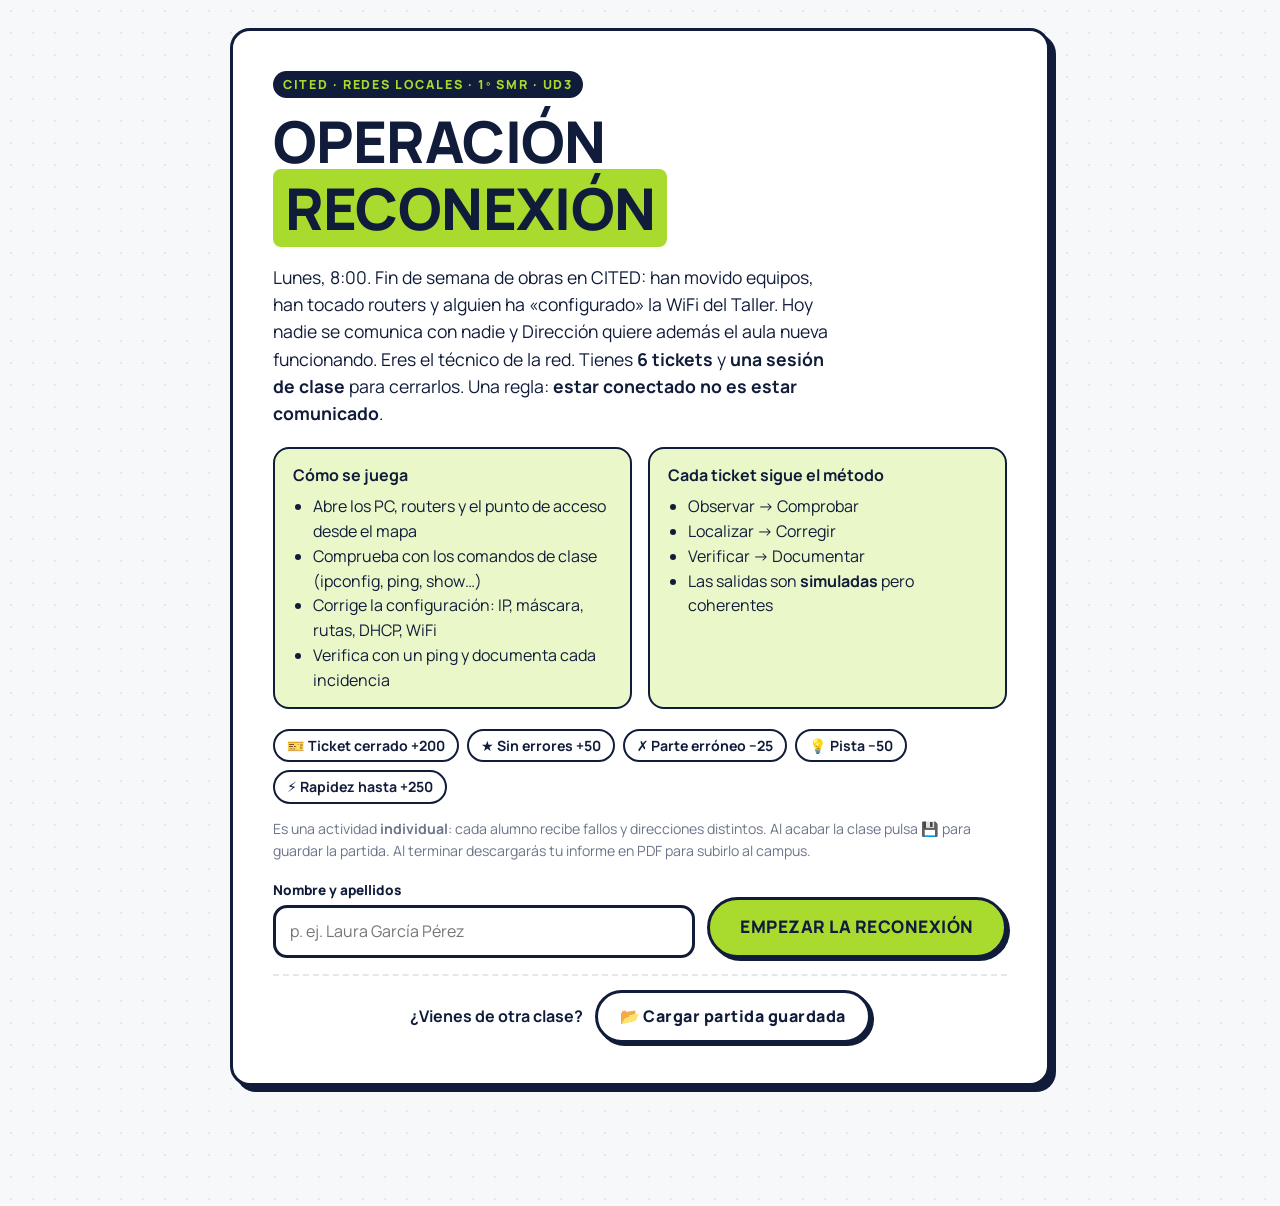
<file: index.html>
<!doctype html>
<html lang="es">
<head>
  <meta charset="utf-8">
  <meta name="viewport" content="width=device-width, initial-scale=1">
  <title>Operación Reconexión</title>
  <meta name="description" content="Escape room de configuración de redes locales · Redes locales · 1º SMR · UD3">
  <link rel="preconnect" href="https://fonts.googleapis.com">
  <link rel="preconnect" href="https://fonts.gstatic.com" crossorigin>
  <link href="https://fonts.googleapis.com/css2?family=Manrope:wght@400;600;700;800&family=JetBrains+Mono:wght@500;700&display=swap" rel="stylesheet">
  <link rel="stylesheet" href="css/styles.css">
  <link rel="stylesheet" href="css/redes.css">
</head>
<body>
  <header class="topbar" id="topbar" hidden>
    <div class="topbar-row">
      <div class="brand">
        <svg viewBox="0 0 40 40" aria-hidden="true"><circle cx="20" cy="20" r="15" fill="#101C3A"/><path d="M12 20h16M20 12v16M14 14l12 12M26 14L14 26" stroke="#A9DB2E" stroke-width="2.5" stroke-linecap="round"/></svg>
        <span>OPERACIÓN <b>RECONEXIÓN</b></span>
      </div>
      <div class="hud">
        <div class="hud-item team"><span class="hud-label">ALUMNO/A</span><span class="hud-value" id="hudTeam">—</span></div>
        <div class="hud-item"><span class="hud-label">CÓDIGO</span><span class="hud-value mono" id="hudGroup">----</span></div>
        <div class="hud-item"><span class="hud-label">PUNTOS</span><span class="hud-value" id="hudScore">1000</span></div>
        <button class="hud-item mute" id="docBtn" type="button" title="Documentación de la red" aria-label="Documentación de la red">🗺️</button>
        <button class="hud-item mute" id="helpBtn" type="button" title="Chuleta de comandos" aria-label="Chuleta de comandos">📘</button>
        <button class="hud-item mute" id="reportBtn" type="button" title="Descargar informe PDF (parcial o final)" aria-label="Descargar informe PDF">📄</button>
        <button class="hud-item mute" id="saveBtn" type="button" title="Guardar partida" aria-label="Guardar partida en un archivo">💾</button>
        <button class="hud-item mute" id="muteBtn" type="button" aria-label="Activar o silenciar sonido">🔊</button>
      </div>
    </div>
    <div class="progress-wrap">
      <div class="progress-meta"><span id="hudStage">TICKET 1 DE 6</span><span id="hudPct">0%</span></div>
      <div class="progress" role="progressbar" aria-label="Progreso"><div class="progress-fill" id="progressFill"></div></div>
      <ol class="stage-map" id="stageMap"></ol>
    </div>
  </header>

  <main id="app"></main>

  <div id="toast" class="toast" role="status" aria-live="polite"></div>
  <div id="modal" class="modal" hidden></div>

  <script src="js/net.js"></script>
  <script src="js/core.js"></script>
  <script src="js/app.js"></script>
</body>
</html>
</file>
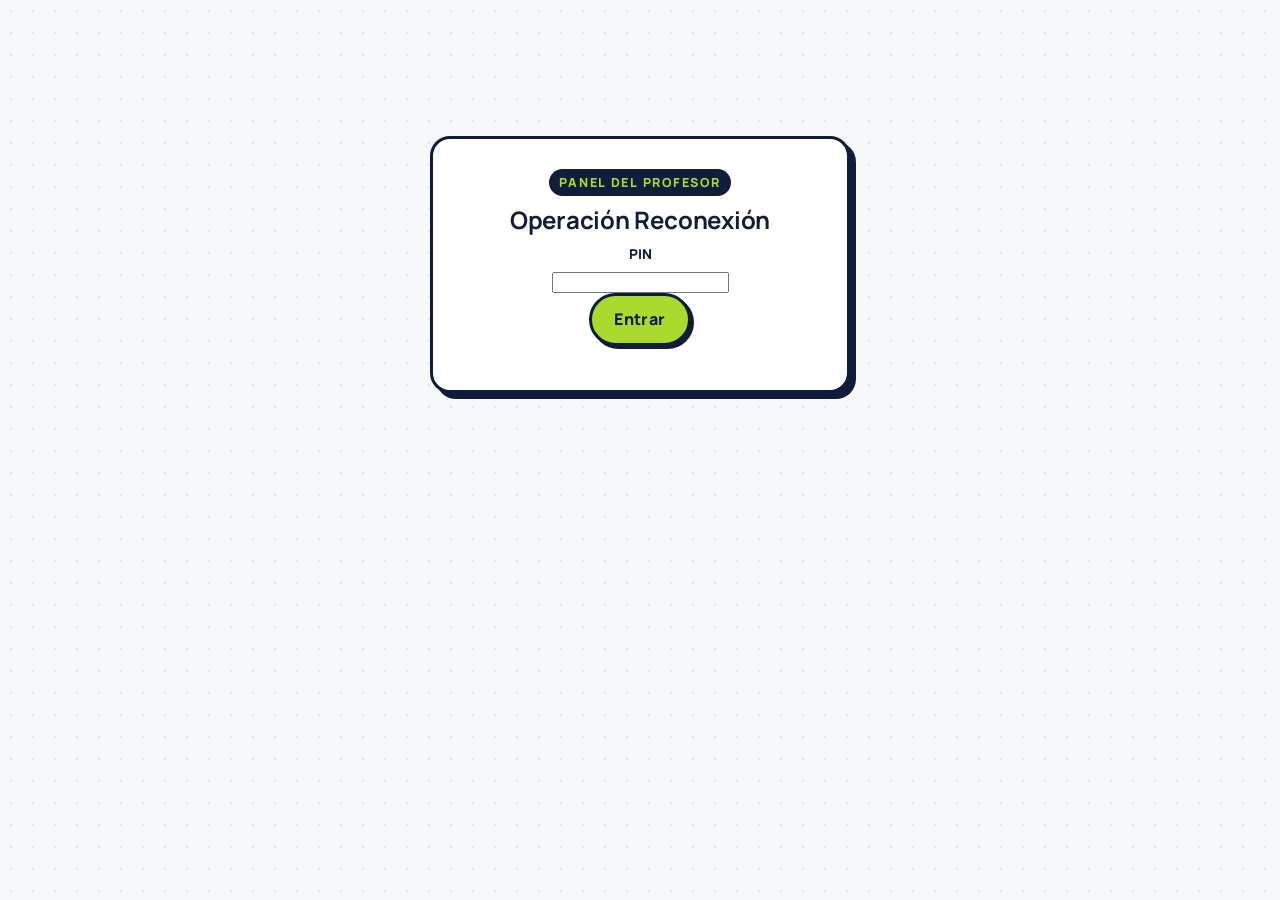
<file: profesor.html>
<!doctype html>
<html lang="es">
<head>
  <meta charset="utf-8">
  <meta name="viewport" content="width=device-width, initial-scale=1">
  <title>Operación Reconexión · Profesor</title>
  <meta name="robots" content="noindex">
  <link rel="preconnect" href="https://fonts.googleapis.com">
  <link rel="preconnect" href="https://fonts.gstatic.com" crossorigin>
  <link href="https://fonts.googleapis.com/css2?family=Manrope:wght@400;600;700;800&family=JetBrains+Mono:wght@500;700&display=swap" rel="stylesheet">
  <link rel="stylesheet" href="css/styles.css">
  <style>
    .tabs { display: flex; gap: 10px; margin-bottom: 20px; flex-wrap: wrap; }
    .tabs .btn[aria-selected=false] { background: var(--white); }
    .panel { padding: 26px; }
    textarea { font: 14px var(--mono); width: 100%; min-height: 120px; border: 3px solid var(--navy); border-radius: 14px; padding: 12px; }
    table { width: 100%; border-collapse: separate; border-spacing: 0 8px; }
    th { text-align: left; font-size: .72rem; letter-spacing: .12em; color: var(--gray-2); padding: 0 12px; }
    td { background: var(--bg); border-top: 2.5px solid var(--navy); border-bottom: 2.5px solid var(--navy); padding: 10px 12px; font-weight: 700; }
    td:first-child { border-left: 2.5px solid var(--navy); border-radius: 12px 0 0 12px; }
    td:last-child { border-right: 2.5px solid var(--navy); border-radius: 0 12px 12px 0; }
    tr.invalid td { background: var(--danger-light); }
    .podium { display: grid; grid-template-columns: 1fr 1fr 1fr; gap: 14px; align-items: end; margin: 10px 0 26px; }
    .pod { text-align: center; }
    .pod .bar { border: 3px solid var(--navy); border-radius: 14px 14px 0 0; box-shadow: var(--shadow-sm); display: grid; place-items: center; font-size: 2.4rem; font-weight: 800; }
    .pod.p1 .bar { height: 170px; background: var(--lime); }
    .pod.p2 .bar { height: 120px; background: var(--lime-light); }
    .pod.p3 .bar { height: 90px; background: var(--white); }
    .pod b { display: block; font-size: 1.2rem; margin-top: 4px; }
    .pod span { font-family: var(--mono); }
    .sol { display: grid; gap: 10px; }
    .sol div { border: 2.5px solid var(--navy); border-radius: 12px; padding: 10px 14px; background: var(--bg); }
    .sol b { display: block; font-size: .78rem; letter-spacing: .1em; }
    .sol code { word-break: break-all; }
    .toolbar { display: flex; gap: 10px; flex-wrap: wrap; margin: 12px 0; }
    .gate { max-width: 420px; margin: 12vh auto; padding: 30px; text-align: center; }
  </style>
</head>
<body>
  <main id="t"></main>
  <div id="modal" class="modal" hidden></div>
  <script src="js/net.js"></script>
  <script src="js/core.js"></script>
  <script src="js/profesor.js"></script>
</body>
</html>
</file>
<file: css/styles.css>
/* =========================================================
   OPERACIÓN CAJA NEGRA — estilos
   Ilustración técnica: blanco, navy y verde lima, contornos gruesos
   ========================================================= */
:root {
  --navy: #101C3A;
  --navy-2: #2A3658;
  --lime: #A9DB2E;
  --lime-light: #EAF8C9;
  --bg: #F7F8FA;
  --gray: #E4E8ED;
  --gray-2: #6B7488;
  --danger: #D94444;
  --danger-light: #FBE3E3;
  --white: #fff;
  --stroke: 3px;
  --radius: 20px;
  --shadow: 6px 6px 0 var(--navy);
  --shadow-sm: 3px 3px 0 var(--navy);
  --font: "Manrope", "Segoe UI", system-ui, sans-serif;
  --mono: "JetBrains Mono", Consolas, monospace;
}
* { box-sizing: border-box; }
html { scroll-padding-top: 170px; }
body {
  margin: 0; font-family: var(--font); color: var(--navy); background: var(--bg);
  background-image: radial-gradient(var(--gray) 1.2px, transparent 1.2px);
  background-size: 22px 22px; line-height: 1.55; font-size: 16px;
}
code, .mono { font-family: var(--mono); }
p code, li code, .lead code, label code { background: var(--lime-light); border: 1.5px solid var(--navy); border-radius: 6px; padding: 0 5px; font-size: .9em; }
a { color: var(--navy); font-weight: 700; text-decoration-color: var(--lime); text-decoration-thickness: 3px; }
h1, h2, h3 { line-height: 1.15; margin: 0 0 .4em; letter-spacing: -.01em; }
.small { font-size: .88rem; } .muted { color: var(--gray-2); }
.hl { background: var(--lime); padding: 0 .2em; border-radius: 8px; box-decoration-break: clone; }
.eyebrow { display: inline-block; font-weight: 800; font-size: .78rem; letter-spacing: .14em; background: var(--navy); color: var(--lime); padding: 4px 10px; border-radius: 999px; margin-bottom: 10px; }
:focus-visible { outline: 3px solid var(--lime); outline-offset: 3px; box-shadow: 0 0 0 6px var(--navy); }

/* ---------- Tarjetas y botones ---------- */
.card { background: var(--white); border: var(--stroke) solid var(--navy); border-radius: var(--radius); box-shadow: var(--shadow); }
.btn {
  font: inherit; font-weight: 800; letter-spacing: .03em; cursor: pointer;
  background: var(--lime); color: var(--navy); border: var(--stroke) solid var(--navy);
  border-radius: 999px; padding: 11px 22px; box-shadow: var(--shadow-sm);
  transition: transform .08s, box-shadow .08s, background .15s; min-height: 46px;
}
.btn:hover { background: #b8e64a; }
.btn:active { transform: translate(3px, 3px); box-shadow: 0 0 0 var(--navy); }
.btn.ghost { background: var(--white); }
.btn.ghost:hover { background: var(--lime-light); }
.btn.big { font-size: 1.08rem; padding: 14px 30px; }
.btn:disabled { opacity: .55; cursor: not-allowed; transform: none; box-shadow: var(--shadow-sm); }
.btn small { font-weight: 700; opacity: .7; margin-left: 4px; }

/* ---------- Topbar / HUD ---------- */
.topbar { position: sticky; top: 0; z-index: 20; background: var(--white); border-bottom: var(--stroke) solid var(--navy); padding: 10px 24px 8px; }
.topbar-row { display: flex; align-items: center; justify-content: space-between; gap: 16px; max-width: 1100px; margin: 0 auto; }
.brand { display: flex; align-items: center; gap: 10px; font-weight: 600; letter-spacing: .06em; font-size: .95rem; }
.brand svg { width: 36px; height: 36px; }
.brand b { font-weight: 800; }
.hud { display: flex; gap: 10px; flex-wrap: wrap; justify-content: flex-end; }
.hud-item { border: 2.5px solid var(--navy); border-radius: 14px; padding: 3px 12px; min-width: 84px; text-align: center; background: var(--bg); }
.hud-item.team { max-width: 180px; }
.hud-item.team .hud-value { white-space: nowrap; overflow: hidden; text-overflow: ellipsis; display: block; font-size: 1rem; }
.hud-label { display: block; font-size: .64rem; font-weight: 800; letter-spacing: .14em; color: var(--gray-2); }
.hud-value { font-weight: 800; font-size: 1.15rem; }
.hud-item.timer { background: var(--navy); color: var(--white); }
.hud-item.timer .hud-label { color: var(--lime); }
.hud-item.timer.low { background: #F2B33D; color: var(--navy); }
.hud-item.timer.low .hud-label { color: var(--navy); }
.hud-item.timer.over { background: var(--danger); }
.hud-item.timer.over .hud-label { color: var(--white); }
.bump-up { animation: bumpUp .6s; } .bump-down { animation: bumpDown .6s; }
@keyframes bumpUp { 30% { background: var(--lime); transform: scale(1.1); } }
@keyframes bumpDown { 30% { background: var(--danger); color: #fff; transform: scale(1.1); } }

.progress-wrap { max-width: 1100px; margin: 8px auto 0; }
.progress-meta { display: flex; justify-content: space-between; font-weight: 800; font-size: .78rem; letter-spacing: .12em; margin-bottom: 4px; }
.progress { height: 14px; border: 2.5px solid var(--navy); border-radius: 999px; background: var(--gray); overflow: hidden; }
.progress-fill { height: 100%; width: 0; background: repeating-linear-gradient(-45deg, var(--lime) 0 10px, #9bcc22 10px 20px); border-right: 2.5px solid var(--navy); transition: width .8s cubic-bezier(.3,1.4,.5,1); }
.stage-map { list-style: none; display: flex; justify-content: space-between; padding: 0; margin: 8px 0 0; gap: 4px; }
.stage-map li { flex: 1; display: flex; flex-direction: column; align-items: center; font-size: .68rem; font-weight: 700; color: var(--gray-2); min-width: 0; }
.stage-map li span { width: 26px; height: 26px; border-radius: 50%; border: 2.5px solid var(--gray-2); display: grid; place-items: center; font-weight: 800; font-size: .78rem; background: var(--white); }
.stage-map li em { font-style: normal; margin-top: 2px; white-space: nowrap; overflow: hidden; text-overflow: ellipsis; max-width: 100%; }
.stage-map li.done span { background: var(--lime); border-color: var(--navy); color: var(--navy); }
.stage-map li.done { color: var(--navy); }
.stage-map li.current span { border-color: var(--navy); background: var(--navy); color: var(--lime); animation: pulse 1.6s infinite; }
.stage-map li.current { color: var(--navy); }
@keyframes pulse { 50% { box-shadow: 0 0 0 6px rgba(169,219,46,.55); } }

main { max-width: 1100px; margin: 0 auto; padding: 28px 24px 80px; }
.loading { text-align: center; padding: 80px 0; font-weight: 800; }

/* ---------- Intro ---------- */
.intro { display: grid; place-items: center; min-height: 80vh; }
.intro-card { padding: 40px; max-width: 820px; width: 100%; position: relative; }
.intro-card.narrow { max-width: 560px; text-align: center; }
.intro-art { width: 170px; position: absolute; right: 30px; top: 26px; transform: rotate(6deg); }
.intro-art.small { position: static; width: 120px; margin: 0 auto 10px; transform: none; }
.intro h1 { font-size: clamp(2.2rem, 6vw, 3.6rem); font-weight: 800; }
.intro .lead { font-size: 1.1rem; max-width: 560px; }
.mission { display: grid; grid-template-columns: 1fr 1fr; gap: 16px; margin: 20px 0; }
.mission > div { background: var(--lime-light); border: 2.5px solid var(--navy); border-radius: 16px; padding: 14px 18px; }
.mission ul { margin: 6px 0 0; padding-left: 20px; }
.rules { display: flex; flex-wrap: wrap; gap: 8px; margin: 10px 0 14px; }
.rules span { border: 2px solid var(--navy); border-radius: 999px; padding: 4px 12px; font-weight: 700; font-size: .88rem; background: var(--white); }
.start { display: flex; gap: 12px; align-items: flex-end; margin-top: 18px; flex-wrap: wrap; }
.start label { flex: 1; min-width: 220px; }
label > span { display: block; font-weight: 800; font-size: .85rem; margin-bottom: 4px; }
input[type=text], input:not([type]), select {
  font: inherit; width: 100%; padding: 11px 14px; border: var(--stroke) solid var(--navy); border-radius: 14px; background: var(--white); color: var(--navy); min-height: 48px;
}
input.mono { font-family: var(--mono); letter-spacing: .06em; }
input:focus, select:focus { outline: none; box-shadow: 0 0 0 4px var(--lime); }
.resume-grid { display: grid; grid-template-columns: 1fr 1fr; gap: 10px; margin: 18px 0; text-align: left; }
.resume-grid div { border: 2.5px solid var(--navy); border-radius: 14px; padding: 8px 14px; background: var(--bg); }
.resume-grid span { display: block; font-size: .68rem; font-weight: 800; letter-spacing: .12em; color: var(--gray-2); }
.row-actions { display: flex; gap: 12px; justify-content: center; flex-wrap: wrap; }

/* ---------- Fase ---------- */
.stage-hero { display: grid; grid-template-columns: 200px 1fr; gap: 26px; padding: 26px 30px; align-items: center; background: linear-gradient(120deg, var(--white) 60%, var(--lime-light)); }
.hero-art svg { width: 100%; height: auto; }
.stage-hero h2 { font-size: clamp(1.6rem, 4vw, 2.3rem); font-weight: 800; }
.lead { font-size: 1.05rem; margin: 0; }
.hint-bar { display: flex; gap: 14px; align-items: flex-start; justify-content: flex-end; margin: 18px 0; }
.hints { flex: 1; display: grid; gap: 8px; }
.hint { background: #FFF6D8; border: 2.5px dashed var(--navy); border-radius: 14px; padding: 10px 14px; animation: drop .35s; }
.hint b { background: var(--navy); color: #FFF6D8; border-radius: 6px; padding: 1px 8px; margin-right: 6px; font-size: .8rem; }
@keyframes drop { from { opacity: 0; transform: translateY(-8px); } }
.steps { display: grid; gap: 22px; }
.step { padding: 0; overflow: hidden; transition: opacity .3s, filter .3s; }
.step-head { display: flex; align-items: center; gap: 12px; padding: 14px 22px; border-bottom: var(--stroke) solid var(--navy); background: var(--bg); }
.step-head h3 { margin: 0; flex: 1; font-size: 1.15rem; }
.step-num { width: 34px; height: 34px; border-radius: 50%; background: var(--navy); color: var(--lime); display: grid; place-items: center; font-weight: 800; flex-shrink: 0; }
.step-status { font-size: .74rem; font-weight: 800; letter-spacing: .1em; text-transform: uppercase; border: 2px solid var(--navy); border-radius: 999px; padding: 2px 10px; background: var(--white); }
.step-body { padding: 18px 22px 22px; }
.step-body > p:first-child { margin-top: 0; }
.step.locked { opacity: .45; filter: grayscale(.6); }
.step.locked .step-body { max-height: 90px; overflow: hidden; -webkit-mask-image: linear-gradient(#000, transparent); mask-image: linear-gradient(#000, transparent); }
.step.locked .step-num::after { content: "🔒"; font-size: .9rem; }
.step.locked .step-num { font-size: 0; }
.step.solved .step-head { background: var(--lime-light); }
.step.solved .step-num { background: var(--lime); color: var(--navy); border: 2.5px solid var(--navy); }
.step.solved .step-status { background: var(--lime); }

.q { font-weight: 800; font-size: 1.05rem; margin: 14px 0 10px; }
.options { display: grid; gap: 10px; }
.options.grid4 { grid-template-columns: repeat(4, 1fr); }
.options.grid2 { grid-template-columns: repeat(2, 1fr); }
.opt {
  font: inherit; color: var(--navy); text-align: left; cursor: pointer; display: flex; align-items: center; gap: 12px;
  background: var(--white); border: var(--stroke) solid var(--navy); border-radius: 16px; padding: 10px 14px; box-shadow: var(--shadow-sm); min-height: 54px; transition: transform .08s, background .15s;
}
.opt:hover:not(:disabled) { background: var(--lime-light); transform: translate(-1px, -1px); }
.opt-letter { width: 30px; height: 30px; border-radius: 9px; border: 2.5px solid var(--navy); display: grid; place-items: center; font-weight: 800; flex-shrink: 0; background: var(--bg); }
.opt-text { flex: 1; font-weight: 600; }
.opt-mark { font-weight: 800; }
.opt.wrong { background: var(--danger-light); border-color: var(--danger); box-shadow: 3px 3px 0 var(--danger); animation: shake .4s; }
.opt.wrong .opt-mark::after { content: "✗ No"; color: var(--danger); }
.opt.wrong .opt-letter { border-color: var(--danger); }
.opt.correct { background: var(--lime); opacity: 1 !important; }
.opt.correct .opt-mark::after { content: "✓ Correcto"; }
.opt:disabled:not(.correct) { opacity: .5; cursor: default; }
.explain { display: none; margin-top: 12px; padding: 10px 14px; border-left: 6px solid var(--lime); background: var(--bg); border-radius: 0 12px 12px 0; }
.step.solved .explain { display: block; }
@keyframes shake { 20%, 60% { transform: translateX(-6px); } 40%, 80% { transform: translateX(6px); } }
.shake { animation: shake .4s; border-color: var(--danger) !important; }

.answer { display: flex; gap: 12px; align-items: flex-end; margin-top: 14px; flex-wrap: wrap; }
.answer label { flex: 1; min-width: 220px; }
.answer.two label { min-width: 180px; }
.step.solved .answer input { background: var(--lime-light); }

.files { display: flex; flex-wrap: wrap; gap: 10px; margin: 10px 0 14px; }
.file-btn { font: inherit; color: var(--navy); cursor: pointer; display: flex; align-items: center; gap: 10px; background: var(--white); border: 2.5px solid var(--navy); border-radius: 14px; padding: 8px 12px; box-shadow: var(--shadow-sm); font-weight: 700; }
.file-btn:hover { background: var(--lime-light); }
.file-btn:active { transform: translate(3px, 3px); box-shadow: none; }
.file-ico { font-size: .62rem; font-weight: 800; background: var(--navy); color: var(--lime); border-radius: 5px; padding: 3px 5px; letter-spacing: .05em; }
.file-dl { width: 24px; height: 24px; border-radius: 50%; background: var(--lime); border: 2px solid var(--navy); display: grid; place-items: center; font-size: .85rem; }

.cmd { border: var(--stroke) solid var(--navy); border-radius: 14px; overflow: hidden; margin: 8px 0 14px; background: #F2F5F9; }
.cmd-head { display: flex; justify-content: space-between; align-items: center; padding: 5px 8px 5px 14px; background: var(--navy); color: var(--white); font-size: .76rem; font-weight: 800; letter-spacing: .1em; text-transform: uppercase; }
.copy { font: inherit; font-size: .74rem; cursor: pointer; background: var(--lime); color: var(--navy); border: 2px solid var(--white); border-radius: 999px; padding: 3px 12px; font-weight: 800; }
.cmd pre { margin: 0; padding: 12px 14px; overflow-x: auto; font-size: .88rem; white-space: pre-wrap; word-break: break-all; }
.hashbox { border: 2.5px dashed var(--navy); border-radius: 14px; padding: 10px 14px; margin: 10px 0; background: var(--lime-light); }
.hashbox span { display: block; font-size: .7rem; font-weight: 800; letter-spacing: .12em; margin-bottom: 2px; }
.hashbox code { font-size: .95rem; word-break: break-all; font-weight: 700; }
.howto { margin: 8px 0 12px; padding-left: 22px; }
.howto li { margin-bottom: 4px; }

/* clasificar */
.classify { display: grid; gap: 10px; margin-bottom: 14px; }
.cls-row { display: flex; align-items: center; gap: 12px; border: 2.5px solid var(--navy); border-radius: 14px; padding: 8px 10px 8px 14px; background: var(--bg); }
.cls-text { flex: 1; font-weight: 600; }
.seg { display: flex; border: 2.5px solid var(--navy); border-radius: 999px; overflow: hidden; flex-shrink: 0; }
.seg button { font: inherit; font-weight: 700; font-size: .88rem; border: 0; background: var(--white); color: var(--navy); padding: 7px 12px; cursor: pointer; min-height: 40px; }
.seg button + button { border-left: 2.5px solid var(--navy); }
.seg button[aria-pressed=true][data-v=e] { background: #FFD8D8; }
.seg button[aria-pressed=true][data-v=p] { background: var(--lime); }

/* llaves */
.tray { display: flex; flex-wrap: wrap; gap: 10px; min-height: 64px; padding: 12px; border: 2.5px dashed var(--gray-2); border-radius: 16px; margin-bottom: 14px; background: var(--bg); align-items: center; }
.keycard { font: inherit; font-weight: 800; cursor: grab; display: inline-flex; align-items: center; gap: 8px; padding: 9px 14px; border: var(--stroke) solid var(--navy); border-radius: 12px; box-shadow: var(--shadow-sm); color: var(--navy); }
.keycard.pub { background: var(--white); }
.keycard.priv { background: var(--navy); color: var(--lime); }
.keycard.selected { outline: 4px solid var(--lime); outline-offset: 2px; transform: translateY(-3px); }
.keycard.dragging { opacity: .4; }
.slots { display: grid; gap: 10px; margin-bottom: 14px; }
.slot-row { display: grid; grid-template-columns: 1fr 260px; gap: 12px; align-items: center; font-weight: 700; }
.slot { min-height: 56px; border: var(--stroke) dashed var(--navy); border-radius: 14px; display: flex; align-items: center; justify-content: center; padding: 4px; cursor: pointer; background: var(--white); transition: background .15s; }
.slot.filled { border-style: solid; background: var(--lime-light); }
.slot.over, .tray.over { background: var(--lime); }
.slot-empty { color: var(--gray-2); font-size: .85rem; font-weight: 700; }

/* checks e informe */
.report { display: grid; gap: 10px; margin-bottom: 14px; }
.rep-row { display: grid; grid-template-columns: 34px 1fr 1fr; gap: 12px; align-items: center; border: 2.5px solid var(--navy); border-radius: 14px; padding: 10px 12px; background: var(--bg); }
.rep-num { width: 30px; height: 30px; border-radius: 50%; background: var(--navy); color: var(--lime); display: grid; place-items: center; font-weight: 800; }
.rep-text { font-weight: 600; }
.step.solved .rep-row select { background: var(--lime-light); }

/* fase superada */
.stage-done { margin-top: 26px; padding: 28px; text-align: center; background: var(--lime-light); }
.stage-done.pop { animation: pop .5s cubic-bezier(.3,1.6,.5,1); }
@keyframes pop { from { transform: scale(.85); opacity: 0; } }
.done-badge { display: inline-block; background: var(--navy); color: var(--lime); font-weight: 800; letter-spacing: .12em; border-radius: 999px; padding: 6px 18px; margin-bottom: 10px; }
.stage-done p { max-width: 640px; margin: 8px auto; font-size: 1.05rem; }
.bonus { font-weight: 800; color: #4b7a00; }
.keyword { margin: 18px auto; display: inline-block; border: var(--stroke) solid var(--navy); border-radius: 16px; background: var(--white); padding: 10px 28px; box-shadow: var(--shadow-sm); }
.keyword span { display: block; font-size: .72rem; font-weight: 800; letter-spacing: .16em; color: var(--gray-2); }
.keyword strong { font-size: 2rem; letter-spacing: .1em; font-family: var(--mono); }
.stage-done .btn { display: block; margin: 8px auto 0; }

/* ---------- Final ---------- */
.final { display: grid; gap: 28px; justify-items: center; }
.vault { perspective: 900px; }
.vault-body { width: 260px; height: 200px; border: 5px solid var(--navy); border-radius: 22px; background: var(--navy); position: relative; box-shadow: var(--shadow); }
.vault-inside { position: absolute; inset: 12px; background: var(--lime-light); border-radius: 12px; display: flex; flex-wrap: wrap; gap: 4px; align-content: center; justify-content: center; padding: 8px; }
.vault-inside span { font-size: .58rem; font-weight: 800; background: var(--lime); border: 1.5px solid var(--navy); border-radius: 6px; padding: 1px 5px; }
.vault-door { position: absolute; inset: 6px; background: var(--white); border: 5px solid var(--navy); border-radius: 16px; transform-origin: left center; animation: openDoor 1.6s .5s cubic-bezier(.5,0,.3,1) forwards; display: grid; place-items: center; }
.dial { width: 80px; height: 80px; border-radius: 50%; border: 5px solid var(--navy); background: var(--lime); position: relative; animation: spin 0.6s linear 1; }
.dial::after { content: ""; position: absolute; left: 50%; top: 6px; width: 5px; height: 30px; background: var(--navy); transform: translateX(-50%); border-radius: 4px; }
@keyframes openDoor { to { transform: rotateY(-115deg); } }
@keyframes spin { to { transform: rotate(360deg); } }
.final-card { padding: 34px; width: 100%; max-width: 820px; text-align: center; }
.final-card h1 { font-size: clamp(2rem, 6vw, 3.4rem); }
.stats { display: grid; grid-template-columns: repeat(4, 1fr); gap: 10px; margin: 18px 0; }
.stats div { border: var(--stroke) solid var(--navy); border-radius: 16px; padding: 10px; background: var(--bg); }
.stats span { display: block; font-size: .7rem; font-weight: 800; letter-spacing: .14em; color: var(--gray-2); }
.stats b { font-size: 1.7rem; font-family: var(--mono); }
.achieved { text-align: left; max-width: 520px; margin: 0 auto 16px; }
.achieved ul { list-style: none; padding: 0; margin: 6px 0; }
.achieved li::before { content: "✓"; display: inline-grid; place-items: center; width: 22px; height: 22px; margin-right: 8px; background: var(--lime); border: 2px solid var(--navy); border-radius: 6px; font-weight: 800; font-size: .8rem; }
.achieved li { margin-bottom: 6px; }
.kw-list { display: flex; flex-wrap: wrap; justify-content: center; gap: 8px; margin: 16px 0; }
.kw-list span { font-family: var(--mono); font-weight: 700; background: var(--navy); color: var(--lime); padding: 5px 12px; border-radius: 10px; }
.summary { display: grid; grid-template-columns: repeat(2, 1fr); gap: 8px; margin: 16px 0; }
.summary div { border: 2.5px solid var(--navy); border-radius: 12px; padding: 8px; background: var(--lime-light); }
.finish-code { text-align: left; margin: 20px 0; }
.finish-code > span { font-weight: 800; font-size: .8rem; letter-spacing: .08em; }
.confetti { position: fixed; inset: 0; pointer-events: none; z-index: 50; overflow: hidden; }
.confetti i { position: absolute; top: -20px; width: 10px; height: 16px; border: 2px solid var(--navy); border-radius: 3px; animation: fall linear forwards; }
@keyframes fall { to { top: 105vh; transform: rotate(720deg); } }

/* ---------- Toast y modal ---------- */
.toast { position: fixed; bottom: 20px; left: 50%; transform: translateX(-50%); z-index: 60; display: grid; gap: 8px; justify-items: center; pointer-events: none; }
.toast-item { background: var(--navy); color: var(--white); font-weight: 800; padding: 10px 18px; border-radius: 999px; border: 3px solid var(--navy); box-shadow: var(--shadow-sm); animation: up .25s; transition: opacity .4s, transform .4s; }
.toast-item.ok { background: var(--lime); color: var(--navy); }
.toast-item.bad { background: var(--danger); }
.toast-item.out { opacity: 0; transform: translateY(10px); }
@keyframes up { from { transform: translateY(14px); opacity: 0; } }
.modal { position: fixed; inset: 0; z-index: 70; background: rgba(16,28,58,.55); display: grid; place-items: center; padding: 16px; }
.modal[hidden] { display: none; }
.modal-card { background: var(--white); border: var(--stroke) solid var(--navy); border-radius: var(--radius); box-shadow: var(--shadow); padding: 26px; max-width: 460px; width: 100%; animation: pop .3s; }
.modal-actions { display: flex; justify-content: flex-end; gap: 10px; margin-top: 16px; flex-wrap: wrap; }
.sr { position: absolute; width: 1px; height: 1px; overflow: hidden; clip: rect(0 0 0 0); }

/* ---------- Responsive ---------- */
@media (max-width: 860px) {
  .topbar { padding: 8px 16px; }
  .hud-item.team { display: none; }
  .stage-map li em { display: none; }
  .stage-hero { grid-template-columns: 1fr; text-align: left; }
  .hero-art { max-width: 160px; }
  .intro-art { position: static; width: 120px; transform: none; margin-bottom: 8px; }
  .slot-row, .rep-row { grid-template-columns: 1fr; }
  .rep-num { display: none; }
  .options.grid4 { grid-template-columns: repeat(2, 1fr); }
}
@media (max-width: 600px) {
  main { padding: 18px 16px 70px; }
  .brand span { display: none; }
  .hud-item { min-width: 0; padding: 2px 8px; }
  .hud-value { font-size: 1rem; }
  .intro-card, .final-card { padding: 22px; }
  .mission, .summary, .stats, .options.grid2 { grid-template-columns: 1fr 1fr; }
  .mission { grid-template-columns: 1fr; }
  .cls-row { flex-direction: column; align-items: stretch; }
  .seg button { flex: 1; }
  .btn, .answer .btn, .start .btn { width: 100%; }
  .hint-bar { flex-direction: column-reverse; align-items: stretch; }
  .step-head, .step-body { padding-left: 14px; padding-right: 14px; }
}
/* =========================================================
   ESCAPE ROOM v2 — salas, ventanas, mecánicas
   ========================================================= */
main { padding-bottom: 120px; }
.load-row { margin-top: 16px; padding-top: 14px; border-top: 2px dashed var(--gray); display: flex; align-items: center; gap: 12px; flex-wrap: wrap; font-weight: 700; justify-content: center; }
.load-btn { display: inline-flex; align-items: center; gap: 6px; }
.hud-item.mute { font: inherit; font-size: 1.3rem; cursor: pointer; min-width: 0; padding: 4px 10px; text-decoration: none; display: grid; place-items: center; color: inherit; }
.loading { display: grid; justify-items: center; gap: 14px; }
.spinner { width: 46px; height: 46px; border: 5px solid var(--gray); border-top-color: var(--navy); border-right-color: var(--lime); border-radius: 50%; animation: spin .8s linear infinite; }
.rooms-preview { display: flex; flex-wrap: wrap; gap: 6px; margin: 14px 0; }
.rooms-preview div { display: flex; align-items: center; gap: 6px; border: 2px solid var(--navy); border-radius: 999px; padding: 3px 10px 3px 4px; font-weight: 700; font-size: .85rem; background: var(--white); }
.rooms-preview span { width: 22px; height: 22px; border-radius: 50%; background: var(--navy); color: var(--lime); display: grid; place-items: center; font-size: .75rem; }

/* sala */
.room.enter { animation: roomIn .6s cubic-bezier(.2,.9,.3,1.2); }
@keyframes roomIn { from { opacity: 0; transform: translateY(20px) scale(.98); } }
.room-head { display: flex; align-items: baseline; gap: 14px; flex-wrap: wrap; margin-bottom: 14px; }
.room-head h2 { font-size: clamp(1.5rem, 3.4vw, 2.2rem); }
.room-grid { display: grid; grid-template-columns: minmax(0, 1fr) 320px; gap: 20px; align-items: start; }
.scene { padding: 0; overflow: hidden; }
.scene-inner { position: relative; }
.scene-svg { display: block; width: 100%; height: auto; }
.scene-tip { margin: 0; padding: 8px 14px; font-size: .82rem; font-weight: 700; border-top: 3px solid var(--navy); background: var(--bg); }
.hs-layer { position: absolute; inset: 0; }
.hs { position: absolute; border: 3px dashed transparent; border-radius: 14px; background: transparent; cursor: pointer; padding: 0; transition: background .15s, border-color .15s; }
.hs::after { content: ""; position: absolute; top: -8px; right: -8px; width: 18px; height: 18px; border-radius: 50%; background: var(--lime); border: 3px solid var(--navy); animation: ping 1.6s infinite; }
.hs.done::after { animation: none; background: var(--navy); }
.hs:hover, .hs:focus-visible { background: rgba(169,219,46,.22); border-color: var(--navy); }
.hs-label { position: absolute; left: 50%; bottom: calc(100% + 6px); transform: translateX(-50%); white-space: nowrap; background: var(--navy); color: var(--white); font: 800 .78rem var(--font); padding: 3px 10px; border-radius: 999px; pointer-events: none; opacity: .92; }
.hs.done .hs-label { background: var(--lime); color: var(--navy); border: 2px solid var(--navy); }
@keyframes ping { 0% { box-shadow: 0 0 0 0 rgba(169,219,46,.9); } 70% { box-shadow: 0 0 0 12px rgba(169,219,46,0); } 100% { box-shadow: 0 0 0 0 rgba(169,219,46,0); } }
.laser { opacity: .0; }
.van { transition: transform 2.2s cubic-bezier(.6,0,.4,1); }
.van.run { transform: translateX(320px); }
.vault-door-s .wheel { transform-origin: 470px 190px; transition: transform 1.6s ease-in-out; }
.vault-door-s.run .wheel { transform: rotate(540deg); }
.vault-door-s { transition: transform 1.2s 1.4s ease-in; }
.vault-door-s.run { transform: translateX(-420px); }

/* lateral */
.side { display: grid; gap: 14px; }
.radio { padding: 14px 16px; background: var(--navy); color: var(--white); }
.radio-head { font-size: .7rem; font-weight: 800; letter-spacing: .14em; color: var(--lime); display: flex; align-items: center; gap: 8px; margin-bottom: 6px; }
.radio-led { width: 10px; height: 10px; border-radius: 50%; background: var(--gray-2); }
.radio.live .radio-led { background: var(--lime); box-shadow: 0 0 8px var(--lime); animation: blink .5s infinite; }
@keyframes blink { 50% { opacity: .3; } }
#radioText { margin: 0; font-family: var(--mono); font-size: .86rem; line-height: 1.5; min-height: 4.5em; }
.objectives { padding: 14px 16px; }
.objectives h3 { font-size: .8rem; letter-spacing: .14em; margin-bottom: 8px; }
.objectives ul { list-style: none; margin: 0; padding: 0; display: grid; gap: 8px; }
.objectives li { display: flex; gap: 10px; align-items: flex-start; font-weight: 700; font-size: .92rem; }
.objectives li.ok { color: var(--gray-2); text-decoration: line-through; text-decoration-color: var(--lime); text-decoration-thickness: 3px; }
.obj-box { width: 22px; height: 22px; flex-shrink: 0; border: 2.5px solid var(--navy); border-radius: 6px; display: grid; place-items: center; font-size: .8rem; background: var(--white); }
.objectives li.ok .obj-box { background: var(--lime); }
.hint-zone { display: grid; gap: 8px; }
.hint-zone .btn { width: 100%; }

/* alarma de error */
body.alarm::after { content: ""; position: fixed; inset: 0; pointer-events: none; z-index: 90; box-shadow: inset 0 0 0 10px var(--danger), inset 0 0 120px rgba(217,68,68,.55); animation: alarm .7s ease-out forwards; }
body.alarm .scene, body.alarm .win { animation: shake .4s; }
@keyframes alarm { from { opacity: 1; } to { opacity: 0; } }

/* ventanas de objeto */
.win-ov { position: fixed; inset: 0; z-index: 40; background: rgba(16,28,58,.5); display: grid; place-items: center; padding: 16px; animation: fadeIn .15s; }
.win-ov.closing { opacity: 0; transition: opacity .15s; }
@keyframes fadeIn { from { opacity: 0; } }
.win { width: min(560px, 100%); max-height: calc(100vh - 32px); display: flex; flex-direction: column; background: var(--white); border: 3px solid var(--navy); border-radius: 18px; box-shadow: 8px 8px 0 var(--navy); animation: pop .25s cubic-bezier(.3,1.5,.5,1); overflow: hidden; }
.win.wide { width: min(860px, 100%); }
.win-bar { display: flex; align-items: center; gap: 10px; padding: 8px 10px 8px 14px; background: var(--navy); color: var(--white); font-weight: 800; }
.win-dots { display: flex; gap: 5px; } .win-dots i { width: 11px; height: 11px; border-radius: 50%; background: var(--lime); } .win-dots i + i { background: var(--white); opacity: .6; }
.win-title { flex: 1; }
.win-x { font: inherit; font-weight: 800; background: var(--white); color: var(--navy); border: 0; border-radius: 8px; width: 32px; height: 32px; cursor: pointer; }
.win-body { padding: 18px 20px 22px; overflow-y: auto; }
.win-body > p:first-child { margin-top: 0; }
.paper { background: #FFFCEF; border: 2.5px solid var(--navy); border-radius: 10px; padding: 14px 16px; box-shadow: 3px 3px 0 var(--navy); }
.mono-paper { font: .9rem/1.5 var(--mono); white-space: pre-wrap; margin: 10px 0; }

/* inventario */
.inv { position: fixed; left: 50%; bottom: 14px; transform: translateX(-50%); z-index: 25; display: flex; align-items: center; gap: 10px; background: var(--white); border: 3px solid var(--navy); border-radius: 18px; box-shadow: var(--shadow-sm); padding: 6px 10px; max-width: calc(100% - 24px); }
.inv[hidden] { display: none; }
.inv-title { font-size: .66rem; font-weight: 800; letter-spacing: .14em; color: var(--gray-2); writing-mode: vertical-rl; transform: rotate(180deg); }
.inv-items { display: flex; gap: 8px; overflow-x: auto; }
.inv-item { font: inherit; display: flex; align-items: center; gap: 6px; border: 2.5px solid var(--navy); border-radius: 12px; background: var(--lime-light); padding: 5px 10px; cursor: pointer; font-weight: 700; font-size: .82rem; white-space: nowrap; }
.inv-item span { font-size: 1.3rem; }
.inv-item em { font-style: normal; }
.inv-item.new { animation: newItem 1s 2; background: var(--lime); }
@keyframes newItem { 50% { transform: translateY(-8px) scale(1.08); } }
.toast-item.item { background: var(--white); color: var(--navy); }
.toast-item.info { background: var(--white); color: var(--navy); }
.toast { bottom: 90px; }

/* explorador */
.explorer { display: grid; grid-template-columns: 210px 1fr; border: 3px solid var(--navy); border-radius: 12px; overflow: hidden; min-height: 320px; }
.ex-side { background: var(--bg); border-right: 3px solid var(--navy); padding: 10px; display: grid; gap: 8px; align-content: start; }
.ex-side button, .ex-item, .ex-up { font: inherit; font-weight: 700; text-align: left; cursor: pointer; border: 2px solid var(--navy); border-radius: 10px; background: var(--white); padding: 8px 10px; color: var(--navy); }
.ex-side button:hover, .ex-item:hover { background: var(--lime-light); }
.ex-main { display: flex; flex-direction: column; min-width: 0; }
.ex-path { font: 700 .82rem var(--mono); padding: 8px 12px; border-bottom: 2px solid var(--navy); background: var(--white); }
.ex-view { padding: 12px; display: grid; gap: 8px; align-content: start; overflow-x: auto; }
.ex-ico { margin-right: 8px; }
.ex-up { width: max-content; background: var(--bg); }
.ex-table { border-collapse: collapse; font-size: .84rem; width: 100%; }
.ex-table th, .ex-table td { border: 1.5px solid var(--navy); padding: 4px 8px; text-align: left; }
.ex-table th { background: var(--navy); color: var(--white); cursor: pointer; user-select: none; white-space: nowrap; }
.ex-table tr:nth-child(even) td { background: var(--bg); }
.bitlocker { text-align: center; padding: 18px; border: 3px solid var(--navy); border-radius: 12px; background: #EEF3FB; animation: pop .3s; }
.bl-ico { font-size: 2.6rem; }
.bitlocker input { text-align: center; margin: 8px 0; }

/* teclado */
.keypad { width: 260px; margin: 10px auto 0; background: var(--navy); border-radius: 18px; padding: 14px; border: 3px solid var(--navy); box-shadow: var(--shadow-sm); outline: none; }
.kp-screen { background: #0B1430; border: 2px solid var(--lime); border-radius: 10px; padding: 8px 12px; margin-bottom: 12px; color: var(--lime); }
.kp-label { display: block; font-size: .66rem; font-weight: 800; letter-spacing: .16em; opacity: .8; }
.kp-val { font: 700 1.5rem var(--mono); letter-spacing: .05em; }
.kp-keys { display: grid; grid-template-columns: repeat(3, 1fr); gap: 8px; }
.kp-keys button { font: 800 1.2rem var(--font); height: 52px; border-radius: 12px; border: 2.5px solid var(--white); background: #24305A; color: var(--white); cursor: pointer; transition: transform .05s; }
.kp-keys button:active { transform: scale(.94); background: var(--lime); color: var(--navy); }
.kp-keys .ok { background: var(--lime); color: var(--navy); }
.kp-keys .clr { background: #3B4570; }
.keypad.err { animation: shake .4s; } .keypad.err .kp-screen { border-color: var(--danger); color: #FF9B9B; }
.keypad.solved .kp-screen { background: var(--lime); color: var(--navy); }

/* candado de ruedas */
.wheels { display: flex; justify-content: center; align-items: center; gap: 12px; flex-wrap: wrap; margin-top: 10px; padding: 18px; background: #C7A06A; border: 3px solid var(--navy); border-radius: 18px; }
.wheel-col { display: grid; gap: 6px; justify-items: center; }
.wheel-col button { font: 800 1rem var(--font); width: 54px; height: 34px; border-radius: 10px; border: 2.5px solid var(--navy); background: var(--white); cursor: pointer; }
.wheel-num { width: 64px; height: 110px; border: 3px solid var(--navy); border-radius: 12px; background: linear-gradient(#bbb, #fff 30%, #fff 70%, #bbb); display: grid; grid-template-rows: 1fr 1.4fr 1fr; place-items: center; font-family: var(--mono); overflow: hidden; }
.wheel-num b { font-size: 2.2rem; } .wheel-num span { opacity: .35; font-weight: 700; }
.wheel-num.spin b { animation: roll .18s; }
@keyframes roll { from { transform: translateY(-14px); opacity: .3; } }
.wheels .wheel-go { margin-left: 10px; }
.wheels.err { animation: shake .4s; } .wheels.solved { background: var(--lime); }

/* teclas de responder */
.keys-pick { display: grid; grid-template-columns: repeat(2, 1fr); gap: 10px; margin: 14px 0; }
.keys-pick.three { grid-template-columns: repeat(3, 1fr); }
.dec-out { margin-top: 12px; }
.keys-pick .keycard { justify-content: center; padding: 14px; font-size: 1rem; cursor: pointer; }
.keycard.correct { outline: 5px solid var(--lime); }
.keycard.wrong { opacity: .45; animation: shake .4s; }
.envelope-anim { height: 0; }
.envelope-anim.go { height: 60px; position: relative; }
.envelope-anim.go::before { content: "✉️🔒"; position: absolute; left: 0; font-size: 2.2rem; animation: fly 1.3s ease-in forwards; }
@keyframes fly { to { left: 100%; transform: translateY(-20px) rotate(10deg); opacity: 0; } }

/* verificador */
.tray-docs { display: grid; grid-template-columns: repeat(4, 1fr); gap: 10px; }
.doc-thumb { font: inherit; font-weight: 700; cursor: pointer; display: grid; justify-items: center; gap: 2px; padding: 10px 6px; border: 2.5px solid var(--navy); border-radius: 12px; background: var(--white); box-shadow: var(--shadow-sm); }
.doc-thumb span { font-size: 1.6rem; }
.doc-thumb em { font-style: normal; font-size: .66rem; font-weight: 800; letter-spacing: .08em; min-height: 1em; }
.doc-thumb.selected { background: var(--lime-light); transform: translateY(-4px); outline: 3px solid var(--lime); }
.doc-thumb.is-auth { background: var(--lime); }
.doc-thumb.is-evid { background: var(--danger-light); }
.scan-screen { position: relative; overflow: hidden; margin-top: 10px; min-height: 86px; border: 3px solid var(--navy); border-radius: 12px; background: #0B1430; color: var(--white); padding: 12px 14px; font-family: var(--mono); font-size: .9rem; }
.scan-line { position: absolute; left: 0; right: 0; height: 4px; background: var(--danger); box-shadow: 0 0 14px var(--danger); top: -10px; }
.scan-screen.scanning .scan-line { animation: scan .65s ease-in-out infinite alternate; }
@keyframes scan { from { top: 0; } to { top: calc(100% - 4px); } }
.scan-screen.match { box-shadow: 0 0 0 4px var(--lime); }
.scan-screen.nomatch { box-shadow: 0 0 0 4px var(--danger); }
.cmp, .diff-row div { font-family: var(--mono); word-break: break-all; letter-spacing: .04em; }
.cmp i, .diff-row i { font-style: normal; }
.cmp .m { color: var(--lime); } .cmp .x { color: #FF8A8A; }

/* diff de hashes */
.diff { border: 3px solid var(--navy); border-radius: 12px; padding: 12px; background: #0B1430; color: var(--white); margin-top: 12px; }
.diff-row { display: grid; grid-template-columns: 54px 1fr; gap: 8px; align-items: center; margin-bottom: 8px; }
.diff-row span { font-weight: 800; color: var(--lime); }
.diff-row i { display: inline-block; width: 1.05ch; animation: drop .2s; }
.diff-row .m { background: var(--lime); color: var(--navy); }
.diff-row .x { color: #FF9B9B; }
.diff-count { margin: 6px 0 0; }

/* sello */
.stamp-zone { text-align: center; }
.stamp { display: inline-block; margin: 14px 0 4px; font: 800 2.4rem var(--font); letter-spacing: .1em; color: var(--navy); border: 6px solid var(--navy); background: var(--lime); padding: 6px 26px; border-radius: 14px; transform: rotate(-8deg); animation: stamp .45s cubic-bezier(.3,1.8,.5,1); }
@keyframes stamp { from { transform: rotate(-8deg) scale(3); opacity: 0; } }

/* copias / plan */
.radio-list { display: grid; grid-template-columns: repeat(2, 1fr); gap: 8px; }
.check { display: flex; align-items: center; gap: 8px; font-weight: 700; cursor: pointer; }
.check input { width: 20px; height: 20px; accent-color: var(--navy); }
.radio-list .check { border: 2px solid var(--navy); border-radius: 10px; padding: 8px 10px; background: var(--bg); }
.plan { display: grid; gap: 8px; margin: 12px 0; }
.plan-row { display: grid; grid-template-columns: 1fr auto auto auto; gap: 10px; align-items: center; border: 2.5px solid var(--navy); border-radius: 12px; padding: 8px 12px; background: var(--bg); }
.tag { font-size: .72rem; font-weight: 800; border: 2px solid var(--navy); border-radius: 999px; padding: 2px 8px; background: var(--white); }
.tag.off { background: #FFF1C9; }
.lock { display: flex; align-items: center; gap: 4px; font-weight: 700; font-size: .85rem; cursor: pointer; }
.lock input { accent-color: var(--lime); width: 18px; height: 18px; }
.plan-check { display: flex; flex-wrap: wrap; gap: 6px; margin-bottom: 12px; }
.rule { font-weight: 800; font-size: .82rem; border-radius: 999px; padding: 3px 10px; border: 2px solid var(--navy); }
.rule.ok { background: var(--lime); } .rule.ko { background: var(--danger-light); }

/* despacho */
.login { text-align: center; padding: 14px; border: 3px solid var(--navy); border-radius: 14px; background: linear-gradient(135deg, var(--lime-light), var(--white)); margin-bottom: 12px; }
.login-ava { font-size: 2.4rem; }
.mail { border: 3px solid var(--navy); border-radius: 12px; padding: 12px; background: var(--white); }
.mail-head { font-size: .85rem; border-bottom: 2px solid var(--gray); padding-bottom: 8px; margin-bottom: 6px; }
.hashbox code.wrap { font-size: .8rem; }
.dial-wrap { display: grid; justify-items: center; gap: 12px; }
.dial-box { position: relative; width: 240px; }
.dial-svg { width: 240px; height: 240px; display: block; }
.dial-rot { transform-origin: 120px 120px; transition: transform .08s linear; }
.dial-num { position: absolute; left: 50%; top: 50%; transform: translate(-50%, -50%); font: 800 1.1rem var(--mono); pointer-events: none; }
.dial-ctrl { display: flex; gap: 10px; flex-wrap: wrap; justify-content: center; }
.dial-ctrl .btn { user-select: none; touch-action: none; }
.dial-log { display: flex; gap: 8px; }
.dial-log span { font: 800 .9rem var(--mono); border: 2.5px solid var(--navy); border-radius: 10px; padding: 6px 12px; background: var(--bg); min-width: 84px; text-align: center; }
.dial-log span.on { background: var(--lime); }
.dial-wrap.err { animation: shake .4s; } .dial-wrap.solved .dial-svg circle:first-of-type { fill: var(--lime); }

/* cámara */
.big-check { margin-top: 12px; padding: 12px; border: 3px solid var(--navy); border-radius: 12px; background: var(--lime-light); }

/* clasificador */
.sorter { display: grid; gap: 12px; }
.sort-tray { display: flex; flex-wrap: wrap; gap: 8px; min-height: 56px; padding: 10px; border: 2.5px dashed var(--gray-2); border-radius: 14px; background: var(--bg); }
.sort-bins { display: grid; grid-template-columns: repeat(5, 1fr); gap: 8px; }
.sort-bin { border: 3px solid var(--navy); border-radius: 14px; min-height: 150px; background: var(--white); display: flex; flex-direction: column; cursor: pointer; }
.sort-bin-head { background: var(--navy); color: var(--lime); font-weight: 800; font-size: .74rem; letter-spacing: .06em; padding: 6px 8px; border-radius: 10px 10px 0 0; text-align: center; }
.sort-bin-body { padding: 6px; display: grid; gap: 6px; align-content: start; flex: 1; }
.sort-bin.over, .sort-tray.over { background: var(--lime-light); }
.sort-card { font: inherit; font-weight: 700; font-size: .8rem; text-align: left; cursor: grab; border: 2px solid var(--navy); border-radius: 10px; background: var(--lime-light); padding: 6px 8px; color: var(--navy); }
.sort-card.selected { outline: 3px solid var(--lime); background: var(--lime); }

/* sala superada + transición */
.done-ov { position: fixed; inset: 0; z-index: 45; background: rgba(16,28,58,.6); display: grid; place-items: center; padding: 16px; animation: fadeIn .3s; }
.done-card { max-width: 620px; width: 100%; padding: 28px; text-align: center; background: var(--lime-light); max-height: calc(100vh - 32px); overflow-y: auto; }
.done-card.pop { animation: pop .5s cubic-bezier(.3,1.6,.5,1); }
.done-card p { font-size: 1.04rem; }
.done-card .btn { display: block; margin: 10px auto 0; }
.wipe { position: fixed; inset: 0; z-index: 95; pointer-events: none; background: var(--navy); animation: wipe 1s cubic-bezier(.7,0,.3,1) forwards; }
.wipe::after { content: ""; position: absolute; inset: 0; background: repeating-linear-gradient(90deg, var(--lime) 0 6px, transparent 6px 60px); opacity: .25; }
@keyframes wipe { 0% { clip-path: inset(0 100% 0 0); } 45%, 55% { clip-path: inset(0 0 0 0); } 100% { clip-path: inset(0 0 0 100%); } }

@media (max-width: 980px) {
  .room-grid { grid-template-columns: 1fr; }
  .side { grid-template-columns: 1fr 1fr; }
  .side .radio { grid-column: 1 / -1; }
}
@media (max-width: 700px) {
  .side { grid-template-columns: 1fr; }
  .hs-label { font-size: .64rem; padding: 2px 6px; }
  .explorer { grid-template-columns: 1fr; }
  .ex-side { border-right: 0; border-bottom: 3px solid var(--navy); grid-template-columns: 1fr 1fr; }
  .sort-bins { grid-template-columns: repeat(2, 1fr); }
  .plan-row { grid-template-columns: 1fr auto; }
  .tray-docs { grid-template-columns: repeat(2, 1fr); }
  .radio-list, .keys-pick { grid-template-columns: 1fr; }
  .inv-item em { display: none; }
}

@media (prefers-reduced-motion: reduce) { *, *::before, *::after { animation-duration: .01ms !important; transition: none !important; } .vault-door { transform: rotateY(-115deg); } }
</file>
<file: css/redes.css>
/* =========================================================
   CÓDIGO ROJO EN LA RED — estilos propios (sobre styles.css)
   ========================================================= */
main { max-width: 1320px; }
.topbar-row, .progress-wrap { max-width: 1320px; }

/* fases */
.phasebar { list-style: none; display: flex; flex-wrap: wrap; gap: 8px; padding: 0; margin: 0 0 16px; }
.phasebar li { display: flex; align-items: center; gap: 8px; border: 2.5px solid var(--navy); border-radius: 999px; padding: 4px 14px 4px 4px; background: var(--white); font-weight: 800; font-size: .86rem; color: var(--gray-2); }
.phasebar li span { width: 26px; height: 26px; border-radius: 50%; display: grid; place-items: center; background: var(--gray); color: var(--navy); font-size: .8rem; }
.phasebar li.done { color: var(--navy); background: var(--lime-light); }
.phasebar li.done span { background: var(--lime); border: 2px solid var(--navy); }

/* rejilla del ticket */
.ticket-grid { display: grid; grid-template-columns: 330px minmax(0, 1fr); gap: 20px; align-items: start; }
.workbench { display: grid; gap: 16px; min-width: 0; }
.ticket-card { padding: 16px 18px; }
.tk-head { display: flex; justify-content: space-between; align-items: center; margin-bottom: 8px; font-size: .8rem; }
.tk-prio { background: var(--danger); color: #fff; font-weight: 800; letter-spacing: .1em; font-size: .68rem; padding: 3px 10px; border-radius: 999px; animation: blink 1.4s infinite; }
.ticket-card blockquote { margin: 0; font-size: 1.04rem; font-weight: 700; line-height: 1.5; border-left: 5px solid var(--lime); padding-left: 12px; }
.tk-from { margin: 6px 0 10px; color: var(--gray-2); font-size: .88rem; font-weight: 700; }
.tk-aff { margin: 0; font-size: .9rem; }
.dev-chip { font: 700 .82rem var(--mono); border: 2px solid var(--navy); background: var(--lime-light); border-radius: 8px; padding: 1px 8px; cursor: pointer; margin: 2px 0; }
.dev-chip:hover { background: var(--lime); }
.method { margin: 0; font-size: .86rem; line-height: 1.6; }
#closeBtn { width: 100%; }
#closeBtn:disabled { font-size: .86rem; }

/* mapa */
.map-card { padding: 0; overflow: hidden; }
.topo { display: block; width: 100%; height: auto; background: #FBFCFD; }
.topo .zone { fill: var(--lime-light); stroke: var(--navy); stroke-width: 2; stroke-dasharray: 8 6; opacity: .6; }
.topo .lan-label text { font: 800 15px var(--font); fill: var(--navy); }
.topo .lan-label text.mono { font: 700 13px var(--mono); fill: var(--gray-2); }
.topo .links line { stroke: var(--navy); stroke-width: 5; stroke-linecap: round; }
.topo .links line.down { stroke: var(--danger); stroke-dasharray: 10 8; }
.topo .if-label { font: 700 12px var(--mono); fill: var(--navy-2); }
.topo .dev text.dev-label { font: 800 14px var(--font); fill: var(--navy); text-anchor: middle; }
.topo .dev:not(.switch) { cursor: pointer; }
.topo .dev:not(.switch):hover, .topo .dev:focus-visible { filter: drop-shadow(0 0 6px var(--lime)); outline: none; }
.topo .dev.open text.dev-label { fill: #fff; paint-order: stroke; stroke: var(--navy); stroke-width: 6px; }
.topo .fail-x { animation: pop .3s; }

/* consola */
.dock { padding: 0; overflow: hidden; display: flex; flex-direction: column; min-height: 330px; }
.dock-empty { padding: 40px 20px; text-align: center; font-weight: 700; color: var(--gray-2); }
.dock-tabs { display: flex; gap: 4px; align-items: flex-end; padding: 8px 8px 0; background: var(--navy); overflow-x: auto; }
.dock-tab { font: 700 .85rem var(--font); display: flex; align-items: center; gap: 6px; border: 0; border-radius: 10px 10px 0 0; padding: 7px 10px 7px 12px; background: #2A3658; color: #cfd6e6; cursor: pointer; white-space: nowrap; }
.dock-tab.on { background: var(--bg); color: var(--navy); }
.dock-tab i { font-style: normal; font-size: .75rem; opacity: .6; padding: 0 4px; border-radius: 4px; }
.dock-tab i:hover { background: var(--danger); color: #fff; opacity: 1; }
.sim-tag { margin-left: auto; align-self: center; font: 800 .66rem var(--font); letter-spacing: .14em; color: var(--navy); background: var(--lime); border-radius: 999px; padding: 2px 10px; }
.pc-views { display: flex; gap: 6px; padding: 8px 10px; background: var(--bg); border-bottom: 2px solid var(--gray); }
.pc-views button { font: 700 .82rem var(--font); border: 2px solid var(--navy); border-radius: 8px; background: var(--white); padding: 4px 12px; cursor: pointer; }
.pc-views button.on { background: var(--navy); color: #fff; }
.dock-body { flex: 1; display: flex; flex-direction: column; min-height: 0; }
.term { flex: 1; background: #0B1430; color: #E8ECF5; font: 13.5px/1.45 var(--mono); padding: 10px 14px; overflow-y: auto; height: 330px; cursor: text; }
.term-out { margin: 0; white-space: pre-wrap; word-break: break-word; font: inherit; }
.term-line { display: flex; align-items: center; gap: 0; }
.term-prompt { white-space: pre; color: var(--lime); font-weight: 700; }
.term-input { flex: 1; min-width: 40px; background: transparent; border: 0; color: #fff; font: inherit; padding: 0 0 0 2px; min-height: 0; outline: none; caret-color: var(--lime); }
.term-input:focus { box-shadow: none; }

/* IP Configuration (estilo Packet Tracer) */
.ipcfg { padding: 16px 18px; }
.ipcfg-mode { display: flex; gap: 20px; margin-bottom: 12px; font-weight: 800; }
.ipcfg-mode label { display: flex; gap: 6px; align-items: center; cursor: pointer; }
.ipcfg-mode input { accent-color: var(--navy); width: 18px; height: 18px; }
.ipcfg-grid { display: grid; grid-template-columns: 1fr 1fr; gap: 10px 16px; margin-bottom: 10px; }
.ipcfg-grid label { font-weight: 800; font-size: .82rem; }
.ipcfg-grid input { margin-top: 4px; min-height: 40px; padding: 6px 10px; }
.ipcfg-grid input:disabled { background: var(--gray); color: var(--gray-2); }
.ipcfg-msg { min-height: 1.4em; font-weight: 800; font-size: .88rem; margin-bottom: 8px; }
.ipcfg-msg.ok { color: #4b7a00; } .ipcfg-msg.ko { color: var(--danger); }

/* parte de incidencia */
.report-form { display: grid; gap: 14px; }
.report-form fieldset { border: 2.5px solid var(--navy); border-radius: 14px; padding: 10px 14px 14px; margin: 0; }
.report-form legend { font-weight: 800; padding: 0 6px; }
.report-form select, .report-form textarea { width: 100%; font: inherit; border: 2.5px solid var(--navy); border-radius: 10px; padding: 8px 10px; background: #fff; }
.chips { display: flex; flex-wrap: wrap; gap: 8px; }
.chip input { position: absolute; opacity: 0; }
.chip span { display: inline-block; border: 2.5px solid var(--navy); border-radius: 999px; padding: 5px 14px; font-weight: 800; cursor: pointer; background: #fff; }
.chip input:checked + span { background: var(--lime); }
.chip input:focus-visible + span { outline: 3px solid var(--lime); outline-offset: 2px; }
.causes { display: grid; gap: 6px; }
.cause { display: flex; gap: 10px; align-items: flex-start; border: 2px solid var(--gray); border-radius: 10px; padding: 7px 10px; cursor: pointer; font-weight: 600; }
.cause:has(input:checked) { border-color: var(--navy); background: var(--lime-light); }
.cause input { margin-top: 4px; accent-color: var(--navy); }
.report-form .auto { background: var(--bg); border: 2px dashed var(--gray-2); border-radius: 12px; padding: 10px 14px; font-size: .88rem; }
.report-form .auto ul { margin: 4px 0 8px; padding-left: 18px; }

.doc-table { width: 100%; border-collapse: collapse; margin: 10px 0; font-size: .9rem; }
.doc-table th { background: var(--navy); color: #fff; text-align: left; padding: 6px 10px; }
.doc-table td { border-bottom: 1.5px solid var(--gray); padding: 6px 10px; vertical-align: top; }
.tbl-wrap { overflow-x: auto; }
.summary-table code { font-size: .78rem; }
.grid2 { display: grid; grid-template-columns: 1fr 1fr; gap: 14px; }
.win-body h4 { margin: 14px 0 6px; }

@media (max-width: 1050px) {
  .ticket-grid { grid-template-columns: 1fr; }
}
@media (max-width: 640px) {
  .ipcfg-grid, .grid2 { grid-template-columns: 1fr; }
  .term { height: 260px; font-size: 12.5px; }
}

/* informe PDF y ranking */
.pdf-box { display: flex; gap: 16px; align-items: center; justify-content: space-between; flex-wrap: wrap; text-align: left; border: 3px solid var(--navy); border-radius: 16px; background: var(--lime-light); padding: 14px 18px; margin: 18px 0 8px; box-shadow: var(--shadow-sm); }
.pdf-box p { margin: 4px 0 0; }
.rank-status { font-weight: 800; font-size: .9rem; min-height: 1.2em; }
.rank-status .btn { padding: 4px 12px; min-height: 0; font-size: .8rem; margin-left: 6px; }
.linkish { font: inherit; background: none; border: 0; color: var(--gray-2); text-decoration: underline; cursor: pointer; }
.cli-tip { margin-left: auto; align-self: center; font-size: .76rem; font-weight: 600; color: var(--gray-2); }
.cli-tip code, .cli-tip kbd { font: 700 .74rem var(--mono); background: var(--white); border: 1.5px solid var(--navy); border-radius: 5px; padding: 0 4px; color: var(--navy); }
@media (max-width: 900px) { .cli-tip { display: none; } }
.grade-big { display: inline-flex; align-items: baseline; gap: 8px; background: var(--navy); color: #fff; border: 3px solid var(--navy); border-radius: 18px; padding: 8px 22px; margin: 6px 0 4px; box-shadow: var(--shadow-sm); }
.grade-big span { font-size: .72rem; font-weight: 800; letter-spacing: .14em; color: var(--lime); }
.grade-big b { font: 800 2.6rem var(--mono); }
.grade-big em { font-style: normal; font-weight: 700; opacity: .8; }

/* ---------- Consola como ventana flotante ---------- */
.dock.float { position: fixed; z-index: 30; right: 24px; bottom: 20px; width: min(780px, calc(100vw - 24px)); height: min(470px, calc(100vh - 90px));
  min-width: 380px; min-height: 220px; resize: both; overflow: hidden; display: flex; flex-direction: column; box-shadow: 10px 10px 0 var(--navy), 0 18px 50px rgba(16,28,58,.35); animation: pop .2s cubic-bezier(.3,1.4,.5,1); }
.dock.float[hidden] { display: none; }
.dock.float .dock-tabs { cursor: move; user-select: none; touch-action: none; }
.dock.float.dragging { opacity: .92; }
.dock.float .dock-body { flex: 1; min-height: 0; }
.dock.float .term { height: auto; flex: 1; min-height: 0; }
.dock.float .ipcfg { overflow-y: auto; }
.dock-ctl { display: flex; gap: 4px; margin-left: 8px; align-self: center; }
.dock-ctl button { font: 800 .9rem var(--font); width: 28px; height: 26px; border-radius: 7px; border: 0; background: #2A3658; color: #fff; cursor: pointer; }
.dock-ctl button:hover { background: var(--lime); color: var(--navy); }
.dock-ctl button[data-dclose]:hover { background: var(--danger); color: #fff; }
.dock.float.min { height: auto !important; resize: none; min-height: 0; }
.dock.float.min .pc-views, .dock.float.min .dock-body { display: none; }
.workbench { grid-template-columns: 1fr; }
@media (max-width: 699px) {
  .dock.float { left: 0 !important; right: 0; bottom: 0; top: auto !important; width: 100% !important; height: 62vh !important; min-width: 0; resize: none; border-radius: 18px 18px 0 0; box-shadow: 0 -10px 40px rgba(16,28,58,.35); }
  .dock.float.min { height: auto !important; }
}
.term .term-input { background: transparent; border: 0; border-radius: 0; box-shadow: none; min-height: 0; padding: 0 0 0 2px; color: #fff; width: auto; }

/* ---------- Operación Reconexión (SMR): WiFi, aula nueva, punto de acceso ---------- */
.topo .zone.pending { fill: #fff; opacity: .9; }
.topo .links line.wifi { stroke: var(--navy); stroke-width: 3; stroke-dasharray: 3 7; }
.topo .links line.wifi.down { stroke: var(--danger); }
.ipcfg-grid select { margin-top: 4px; min-height: 40px; padding: 6px 10px; width: 100%; font: inherit; border: 2.5px solid var(--navy); border-radius: 10px; background: #fff; }
.ipcfg-grid .span2 { grid-column: 1 / -1; }
.ap-clients { margin: 4px 0 10px; font-size: .9rem; }
.wifi-status { display: grid; gap: 2px; border: 2.5px solid var(--navy); border-radius: 12px; padding: 10px 14px; margin-bottom: 12px; }
.wifi-status.ok { background: var(--lime-light); }
.wifi-status.ko { background: var(--danger-light); }
.wifi-table td, .wifi-table th { padding: 6px 8px; }
.wifi-table small { color: var(--gray-2); font-weight: 700; }
.wifi-key { display: flex; gap: 10px; align-items: flex-end; flex-wrap: wrap; margin: 12px 0; }
.wifi-key label { flex: 1; min-width: 220px; font-weight: 800; font-size: .82rem; }
.wifi-key input { display: block; width: 100%; margin-top: 4px; min-height: 40px; padding: 6px 10px; }
.bars { display: inline-flex; gap: 2px; align-items: flex-end; height: 18px; }
.bars i { width: 5px; background: var(--gray); border-radius: 1px; }
.bars i.on { background: var(--navy); }
[hidden] { display: none !important; }
.next-step { margin: -6px 0 16px; padding: 10px 14px; border: 2.5px solid var(--navy); border-radius: 12px; font-weight: 600; background: #fff; }
.next-step.go { background: var(--lime); }
.next-step.done { background: var(--lime-light); }
</file>
